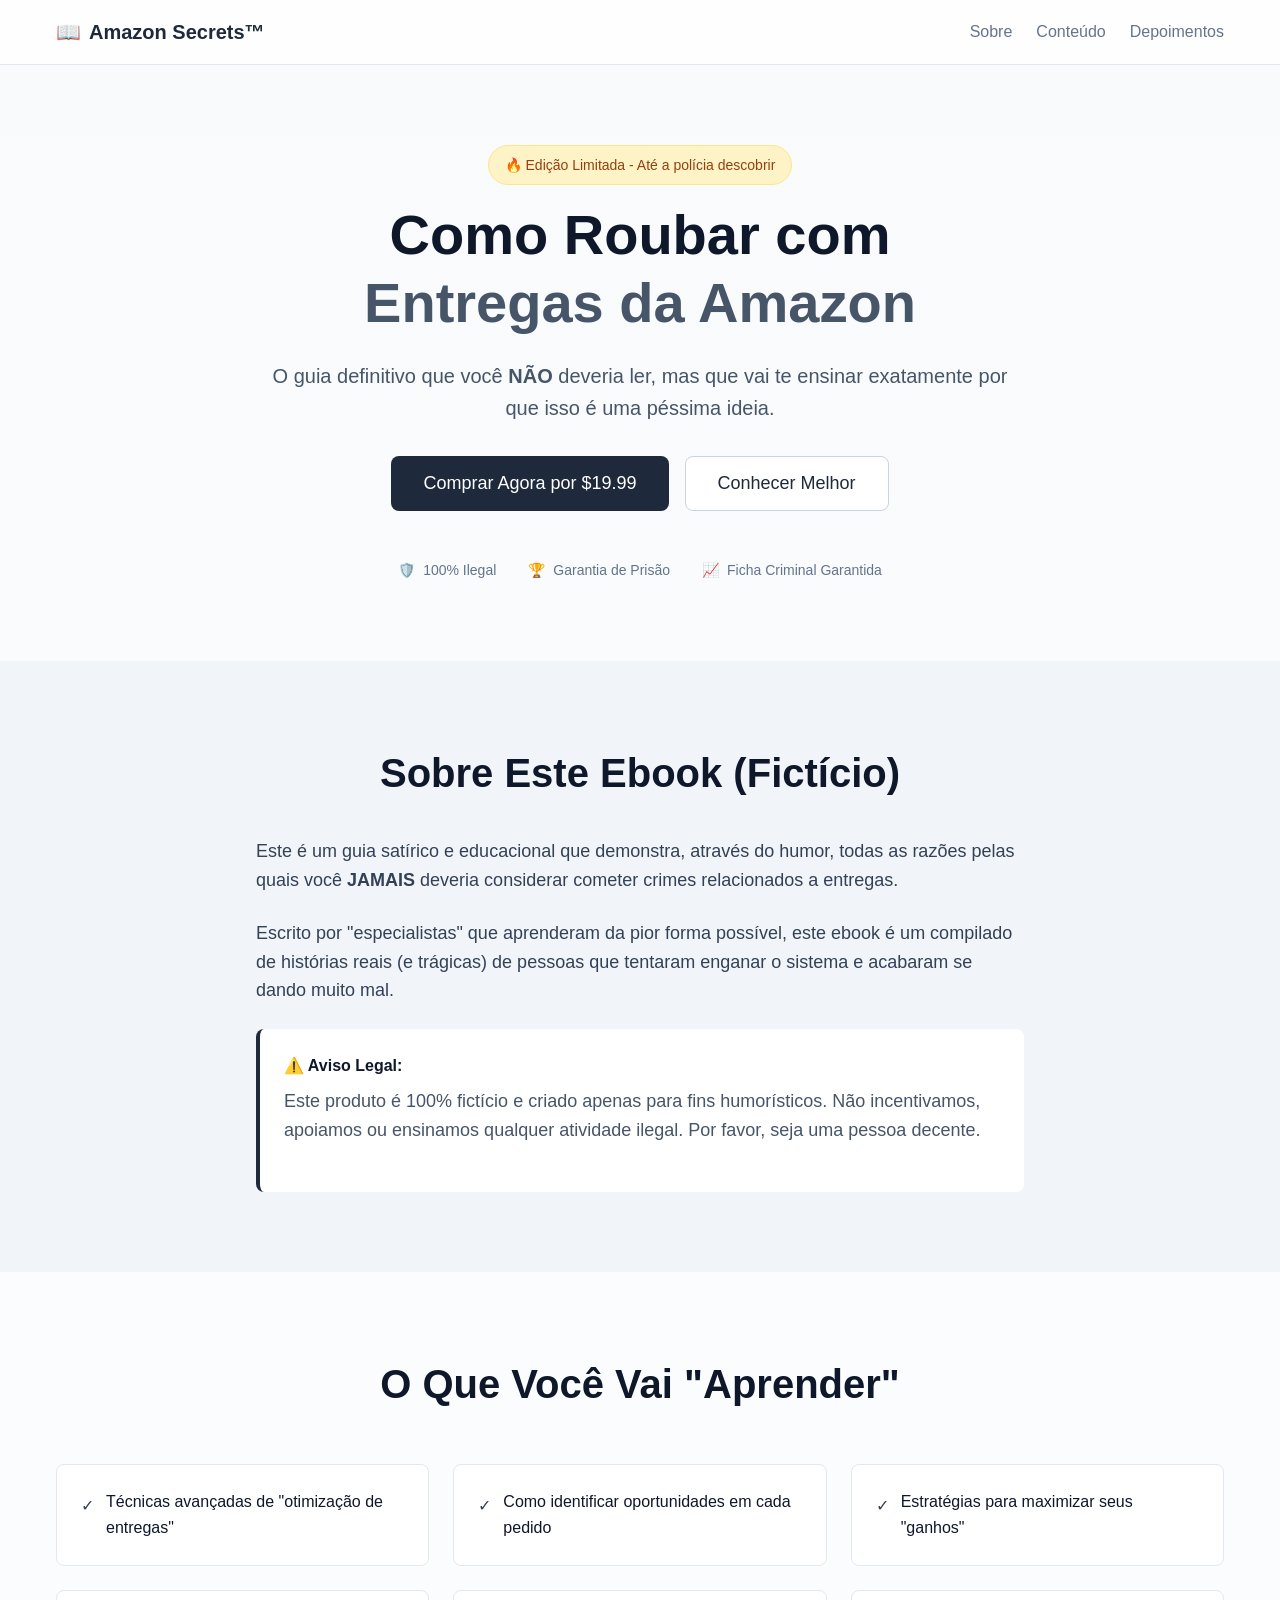
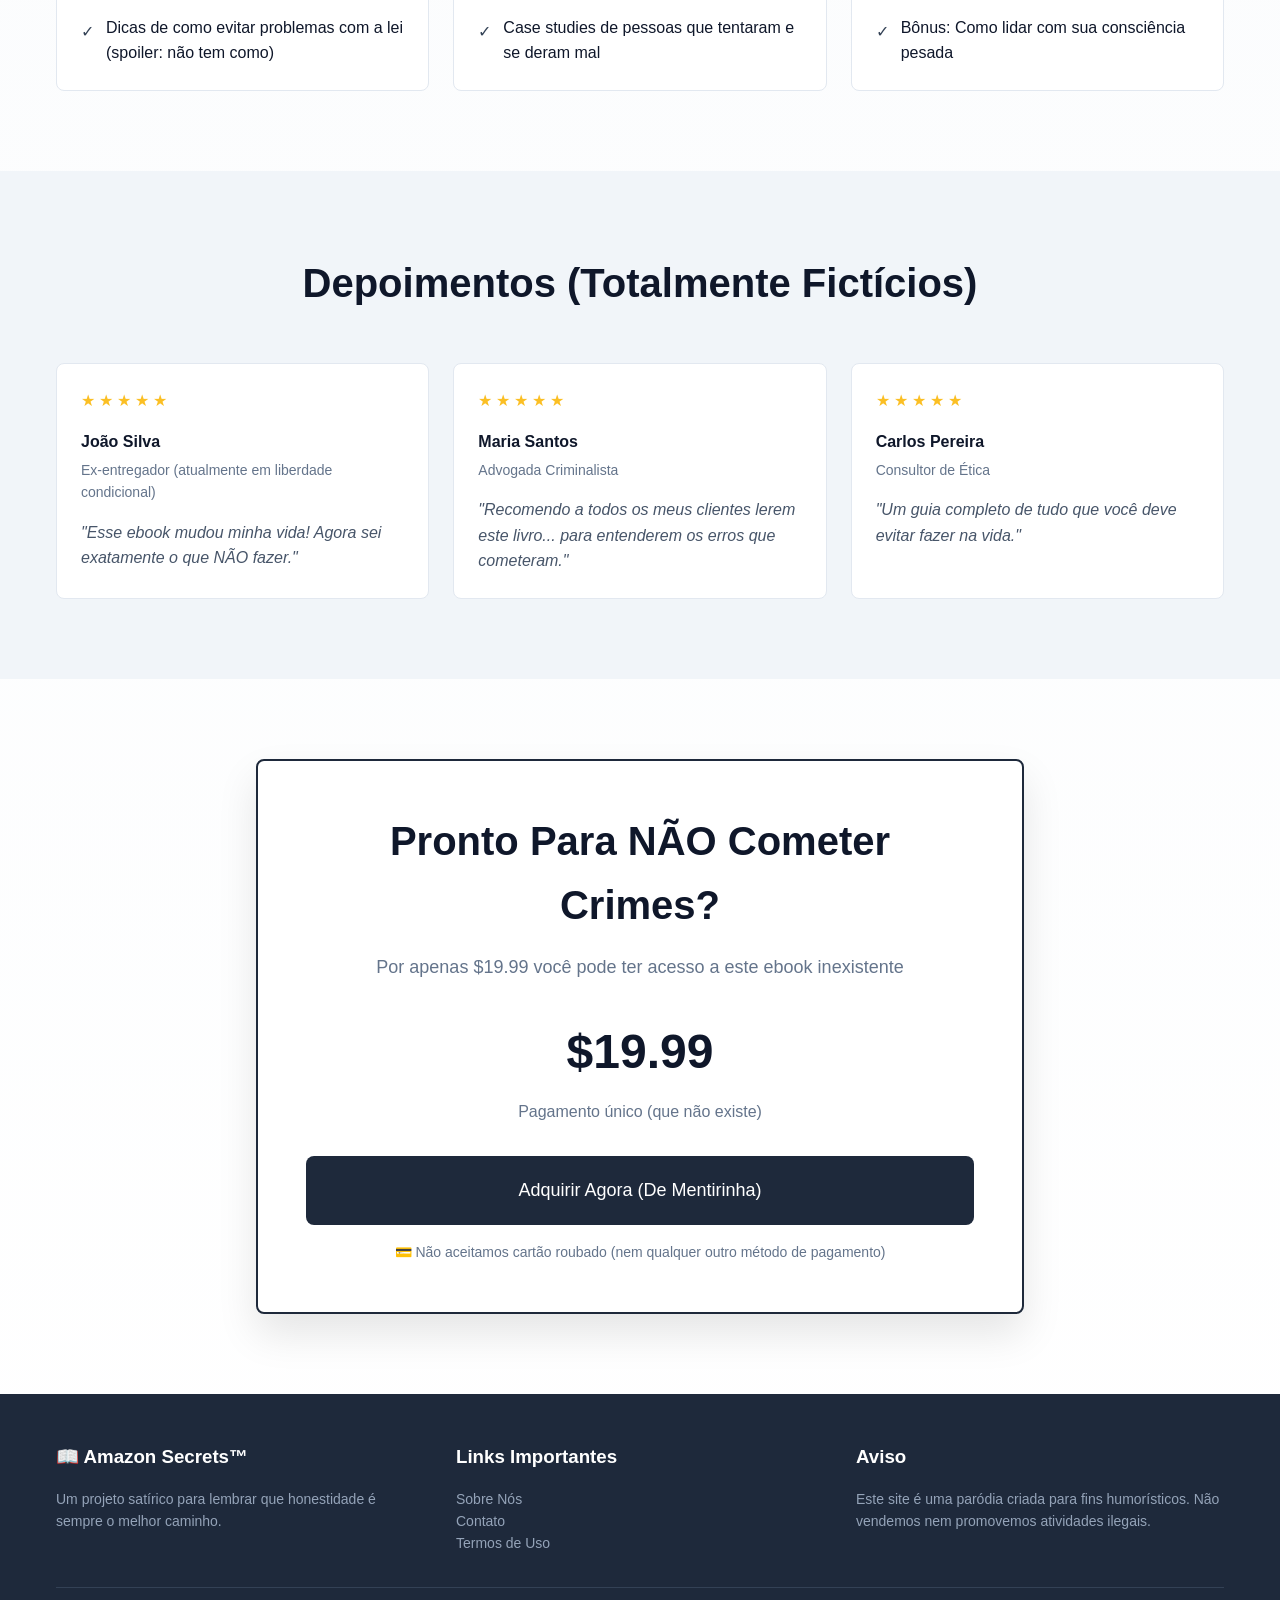
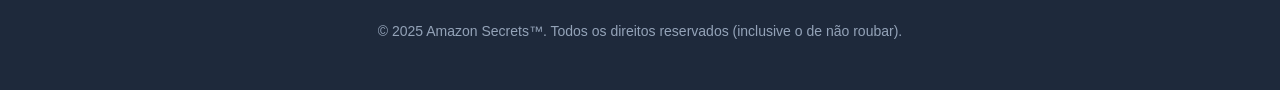
<file: index.html>
<!DOCTYPE html>
<html lang="pt-BR">
<head>
    <meta charset="UTF-8">
    <meta name="viewport" content="width=device-width, initial-scale=1.0">
    <meta name="description" content="O guia definitivo que você NÃO deveria ler! Aprenda exatamente por que roubar entregas é uma péssima ideia." />
    
    <!-- Open Graph / Facebook / WhatsApp -->
    <meta property="og:type" content="website" />
    <meta property="og:title" content="Como Roubar com Entregas da Amazon - Ebook" />
    <meta property="og:description" content="O guia definitivo que você NÃO deveria ler! Aprenda exatamente por que roubar entregas é uma péssima ideia." />
    <meta property="og:image" content="https://images.unsplash.com/photo-1586528116311-ad8dd3c8310d?w=1200&h=630&fit=crop" />
    <meta property="og:image:width" content="1200" />
    <meta property="og:image:height" content="630" />
    
    <!-- Twitter -->
    <meta name="twitter:card" content="summary_large_image" />
    <meta name="twitter:title" content="Como Roubar com Entregas da Amazon - Ebook" />
    <meta name="twitter:description" content="O guia definitivo que você NÃO deveria ler!" />
    <meta name="twitter:image" content="https://images.unsplash.com/photo-1586528116311-ad8dd3c8310d?w=1200&h=630&fit=crop" />
    
    <title>Como Roubar com Entregas da Amazon - Ebook</title>
    
    <style>
        * {
            margin: 0;
            padding: 0;
            box-sizing: border-box;
        }

        body {
            font-family: -apple-system, BlinkMacSystemFont, 'Segoe UI', Roboto, Oxygen, Ubuntu, Cantarell, sans-serif;
            line-height: 1.6;
            color: #0f172a;
            background: linear-gradient(to bottom, #f8fafc, #ffffff);
        }

        .container {
            max-width: 1200px;
            margin: 0 auto;
            padding: 0 1rem;
        }

        /* Header */
        header {
            background: rgba(255, 255, 255, 0.8);
            backdrop-filter: blur(12px);
            border-bottom: 1px solid #e2e8f0;
            position: sticky;
            top: 0;
            z-index: 50;
        }

        .header-content {
            display: flex;
            justify-content: space-between;
            align-items: center;
            padding: 1rem 0;
        }

        .logo {
            display: flex;
            align-items: center;
            gap: 0.5rem;
            font-size: 1.25rem;
            font-weight: bold;
            color: #1e293b;
        }

        nav {
            display: flex;
            gap: 1.5rem;
        }

        nav a {
            color: #64748b;
            text-decoration: none;
            transition: color 0.3s;
        }

        nav a:hover {
            color: #0f172a;
        }

        /* Hero Section */
        .hero {
            text-align: center;
            padding: 5rem 1rem;
        }

        .badge {
            display: inline-block;
            background: #fef3c7;
            color: #92400e;
            padding: 0.5rem 1rem;
            border-radius: 9999px;
            border: 1px solid #fde68a;
            font-size: 0.875rem;
            margin-bottom: 1rem;
        }

        h1 {
            font-size: 3.5rem;
            font-weight: bold;
            color: #0f172a;
            margin-bottom: 1.5rem;
            line-height: 1.2;
        }

        .hero p {
            font-size: 1.25rem;
            color: #475569;
            max-width: 48rem;
            margin: 0 auto 2rem;
        }

        .cta-buttons {
            display: flex;
            gap: 1rem;
            justify-content: center;
            flex-wrap: wrap;
            margin-bottom: 2rem;
        }

        .btn {
            padding: 1rem 2rem;
            font-size: 1.125rem;
            border: none;
            border-radius: 0.5rem;
            cursor: pointer;
            transition: all 0.3s ease;
            font-weight: 500;
        }

        .btn-primary {
            background: #1e293b;
            color: white;
        }

        .btn-primary:hover {
            background: #334155;
            transform: translateY(-2px);
        }

        .btn-secondary {
            background: white;
            color: #1e293b;
            border: 1px solid #cbd5e1;
        }

        .btn-secondary:hover {
            background: #f8fafc;
        }

        .alert {
            display: none;
            background: #dcfce7;
            border: 1px solid #bbf7d0;
            color: #166534;
            padding: 1rem 1.5rem;
            border-radius: 0.5rem;
            margin-top: 1rem;
            animation: slideIn 0.3s ease-out;
        }

        .alert.show {
            display: inline-block;
        }

        @keyframes slideIn {
            from {
                opacity: 0;
                transform: translateY(-10px);
            }
            to {
                opacity: 1;
                transform: translateY(0);
            }
        }

        .features-bar {
            display: flex;
            justify-content: center;
            gap: 2rem;
            margin-top: 3rem;
            font-size: 0.875rem;
            color: #64748b;
            flex-wrap: wrap;
        }

        .features-bar div {
            display: flex;
            align-items: center;
            gap: 0.5rem;
        }

        /* About Section */
        .about {
            background: #f1f5f9;
            padding: 5rem 1rem;
        }

        .about h2 {
            font-size: 2.5rem;
            font-weight: bold;
            text-align: center;
            margin-bottom: 2rem;
        }

        .about-content {
            max-width: 48rem;
            margin: 0 auto;
        }

        .about p {
            font-size: 1.125rem;
            color: #334155;
            margin-bottom: 1.5rem;
        }

        .disclaimer {
            background: white;
            padding: 1.5rem;
            border-radius: 0.5rem;
            border-left: 4px solid #1e293b;
        }

        .disclaimer strong {
            display: block;
            margin-bottom: 0.5rem;
        }

        /* Content Section */
        .content {
            padding: 5rem 1rem;
        }

        .content h2 {
            font-size: 2.5rem;
            font-weight: bold;
            text-align: center;
            margin-bottom: 3rem;
        }

        .grid {
            display: grid;
            grid-template-columns: repeat(auto-fit, minmax(300px, 1fr));
            gap: 1.5rem;
            max-width: 1200px;
            margin: 0 auto;
        }

        .card {
            background: white;
            border: 1px solid #e2e8f0;
            border-radius: 0.5rem;
            padding: 1.5rem;
            transition: box-shadow 0.3s ease;
        }

        .card:hover {
            box-shadow: 0 10px 25px rgba(0, 0, 0, 0.1);
        }

        .card-content {
            display: flex;
            gap: 0.75rem;
        }

        .checkmark {
            color: #334155;
            flex-shrink: 0;
            margin-top: 0.25rem;
        }

        /* Testimonials */
        .testimonials {
            background: #f1f5f9;
            padding: 5rem 1rem;
        }

        .testimonials h2 {
            font-size: 2.5rem;
            font-weight: bold;
            text-align: center;
            margin-bottom: 3rem;
        }

        .testimonial-card {
            background: white;
            border: 1px solid #e2e8f0;
            border-radius: 0.5rem;
            padding: 1.5rem;
        }

        .stars {
            display: flex;
            gap: 0.25rem;
            margin-bottom: 1rem;
        }

        .star {
            color: #fbbf24;
        }

        .testimonial-name {
            font-weight: 600;
            margin-bottom: 0.25rem;
        }

        .testimonial-role {
            font-size: 0.875rem;
            color: #64748b;
            margin-bottom: 1rem;
        }

        .testimonial-text {
            color: #475569;
            font-style: italic;
        }

        /* CTA Section */
        .cta-section {
            padding: 5rem 1rem;
        }

        .cta-card {
            max-width: 48rem;
            margin: 0 auto;
            background: white;
            border: 2px solid #1e293b;
            border-radius: 0.5rem;
            padding: 3rem;
            text-align: center;
            box-shadow: 0 20px 40px rgba(0, 0, 0, 0.1);
        }

        .cta-card h2 {
            font-size: 2.5rem;
            margin-bottom: 1rem;
        }

        .cta-card .subtitle {
            font-size: 1.125rem;
            color: #64748b;
            margin-bottom: 2rem;
        }

        .price {
            font-size: 3rem;
            font-weight: bold;
            margin-bottom: 0.5rem;
        }

        .price-note {
            color: #64748b;
            margin-bottom: 2rem;
        }

        .cta-card .btn-primary {
            width: 100%;
            padding: 1.5rem;
        }

        .payment-note {
            font-size: 0.875rem;
            color: #64748b;
            margin-top: 1rem;
        }

        /* Footer */
        footer {
            background: #1e293b;
            color: white;
            padding: 3rem 1rem;
        }

        .footer-grid {
            display: grid;
            grid-template-columns: repeat(auto-fit, minmax(250px, 1fr));
            gap: 2rem;
            margin-bottom: 2rem;
        }

        .footer-section h3 {
            margin-bottom: 1rem;
        }

        .footer-section p,
        .footer-section ul {
            color: #94a3b8;
            font-size: 0.875rem;
        }

        .footer-section ul {
            list-style: none;
        }

        .footer-section a {
            color: #94a3b8;
            text-decoration: none;
            transition: color 0.3s;
        }

        .footer-section a:hover {
            color: white;
        }

        .footer-bottom {
            border-top: 1px solid #334155;
            padding-top: 2rem;
            text-align: center;
            color: #94a3b8;
            font-size: 0.875rem;
        }

        /* Responsive */
        @media (max-width: 768px) {
            h1 {
                font-size: 2.5rem;
            }

            nav {
                display: none;
            }

            .cta-buttons {
                flex-direction: column;
                align-items: stretch;
            }

            .features-bar {
                font-size: 0.75rem;
            }
        }
    </style>
</head>
<body>
    <!-- Header -->
    <header>
        <div class="container">
            <div class="header-content">
                <div class="logo">
                    <span>📖</span>
                    <span>Amazon Secrets™</span>
                </div>
                <nav>
                    <a href="#sobre">Sobre</a>
                    <a href="#conteudo">Conteúdo</a>
                    <a href="#depoimentos">Depoimentos</a>
                </nav>
            </div>
        </div>
    </header>

    <!-- Hero Section -->
    <section class="hero">
        <div class="container">
            <div class="badge">
                🔥 Edição Limitada - Até a polícia descobrir
            </div>
            <h1>
                Como Roubar com<br>
                <span style="color: #475569;">Entregas da Amazon</span>
            </h1>
            <p>
                O guia definitivo que você <strong>NÃO</strong> deveria ler, mas que vai te ensinar
                exatamente por que isso é uma péssima ideia.
            </p>
            <div class="cta-buttons">
                <button class="btn btn-primary" onclick="showAlert()">
                    Comprar Agora por $19.99
                </button>
                <button class="btn btn-secondary">
                    Conhecer Melhor
                </button>
            </div>
            <div class="alert" id="alertMessage">
                😂 Relaxa! É só uma brincadeira. Não roube nada, tá?
            </div>
            <div class="features-bar">
                <div>
                    <span>🛡️</span>
                    <span>100% Ilegal</span>
                </div>
                <div>
                    <span>🏆</span>
                    <span>Garantia de Prisão</span>
                </div>
                <div>
                    <span>📈</span>
                    <span>Ficha Criminal Garantida</span>
                </div>
            </div>
        </div>
    </section>

    <!-- About Section -->
    <section class="about" id="sobre">
        <div class="container">
            <h2>Sobre Este Ebook (Fictício)</h2>
            <div class="about-content">
                <p>
                    Este é um guia satírico e educacional que demonstra, através do humor,
                    todas as razões pelas quais você <strong>JAMAIS</strong> deveria considerar
                    cometer crimes relacionados a entregas.
                </p>
                <p>
                    Escrito por "especialistas" que aprenderam da pior forma possível,
                    este ebook é um compilado de histórias reais (e trágicas) de pessoas
                    que tentaram enganar o sistema e acabaram se dando muito mal.
                </p>
                <div class="disclaimer">
                    <strong>⚠️ Aviso Legal:</strong>
                    <p style="color: #475569;">
                        Este produto é 100% fictício e criado apenas para fins humorísticos.
                        Não incentivamos, apoiamos ou ensinamos qualquer atividade ilegal.
                        Por favor, seja uma pessoa decente.
                    </p>
                </div>
            </div>
        </div>
    </section>

    <!-- Content Section -->
    <section class="content" id="conteudo">
        <div class="container">
            <h2>O Que Você Vai "Aprender"</h2>
            <div class="grid">
                <div class="card">
                    <div class="card-content">
                        <span class="checkmark">✓</span>
                        <p>Técnicas avançadas de "otimização de entregas"</p>
                    </div>
                </div>
                <div class="card">
                    <div class="card-content">
                        <span class="checkmark">✓</span>
                        <p>Como identificar oportunidades em cada pedido</p>
                    </div>
                </div>
                <div class="card">
                    <div class="card-content">
                        <span class="checkmark">✓</span>
                        <p>Estratégias para maximizar seus "ganhos"</p>
                    </div>
                </div>
                <div class="card">
                    <div class="card-content">
                        <span class="checkmark">✓</span>
                        <p>Dicas de como evitar problemas com a lei (spoiler: não tem como)</p>
                    </div>
                </div>
                <div class="card">
                    <div class="card-content">
                        <span class="checkmark">✓</span>
                        <p>Case studies de pessoas que tentaram e se deram mal</p>
                    </div>
                </div>
                <div class="card">
                    <div class="card-content">
                        <span class="checkmark">✓</span>
                        <p>Bônus: Como lidar com sua consciência pesada</p>
                    </div>
                </div>
            </div>
        </div>
    </section>

    <!-- Testimonials Section -->
    <section class="testimonials" id="depoimentos">
        <div class="container">
            <h2>Depoimentos (Totalmente Fictícios)</h2>
            <div class="grid">
                <div class="testimonial-card">
                    <div class="stars">
                        <span class="star">★</span>
                        <span class="star">★</span>
                        <span class="star">★</span>
                        <span class="star">★</span>
                        <span class="star">★</span>
                    </div>
                    <div class="testimonial-name">João Silva</div>
                    <div class="testimonial-role">Ex-entregador (atualmente em liberdade condicional)</div>
                    <div class="testimonial-text">
                        "Esse ebook mudou minha vida! Agora sei exatamente o que NÃO fazer."
                    </div>
                </div>
                <div class="testimonial-card">
                    <div class="stars">
                        <span class="star">★</span>
                        <span class="star">★</span>
                        <span class="star">★</span>
                        <span class="star">★</span>
                        <span class="star">★</span>
                    </div>
                    <div class="testimonial-name">Maria Santos</div>
                    <div class="testimonial-role">Advogada Criminalista</div>
                    <div class="testimonial-text">
                        "Recomendo a todos os meus clientes lerem este livro... para entenderem os erros que cometeram."
                    </div>
                </div>
                <div class="testimonial-card">
                    <div class="stars">
                        <span class="star">★</span>
                        <span class="star">★</span>
                        <span class="star">★</span>
                        <span class="star">★</span>
                        <span class="star">★</span>
                    </div>
                    <div class="testimonial-name">Carlos Pereira</div>
                    <div class="testimonial-role">Consultor de Ética</div>
                    <div class="testimonial-text">
                        "Um guia completo de tudo que você deve evitar fazer na vida."
                    </div>
                </div>
            </div>
        </div>
    </section>

    <!-- CTA Section -->
    <section class="cta-section">
        <div class="container">
            <div class="cta-card">
                <h2>Pronto Para NÃO Cometer Crimes?</h2>
                <p class="subtitle">Por apenas $19.99 você pode ter acesso a este ebook inexistente</p>
                <div class="price">$19.99</div>
                <p class="price-note">Pagamento único (que não existe)</p>
                <button class="btn btn-primary" onclick="showAlert()">
                    Adquirir Agora (De Mentirinha)
                </button>
                <p class="payment-note">
                    💳 Não aceitamos cartão roubado (nem qualquer outro método de pagamento)
                </p>
            </div>
        </div>
    </section>

    <!-- Footer -->
    <footer>
        <div class="container">
            <div class="footer-grid">
                <div class="footer-section">
                    <h3>📖 Amazon Secrets™</h3>
                    <p>
                        Um projeto satírico para lembrar que honestidade é sempre o melhor caminho.
                    </p>
                </div>
                <div class="footer-section">
                    <h3>Links Importantes</h3>
                    <ul>
                        <li><a href="#">Sobre Nós</a></li>
                        <li><a href="#">Contato</a></li>
                        <li><a href="#">Termos de Uso</a></li>
                    </ul>
                </div>
                <div class="footer-section">
                    <h3>Aviso</h3>
                    <p>
                        Este site é uma paródia criada para fins humorísticos. Não vendemos
                        nem promovemos atividades ilegais.
                    </p>
                </div>
            </div>
            <div class="footer-bottom">
                <p>© 2025 Amazon Secrets™. Todos os direitos reservados (inclusive o de não roubar).</p>
            </div>
        </div>
    </footer>

    <script>
        function showAlert() {
            const alert = document.getElementById('alertMessage');
            alert.classList.add('show');
            setTimeout(() => {
                alert.classList.remove('show');
            }, 3000);
        }

        // Smooth scroll for anchor links
        document.querySelectorAll('a[href^="#"]').forEach(anchor => {
            anchor.addEventListener('click', function (e) {
                e.preventDefault();
                const target = document.querySelector(this.getAttribute('href'));
                if (target) {
                    target.scrollIntoView({
                        behavior: 'smooth'
                    });
                }
            });
        });
    </script>
</body>
</html>
</file>
